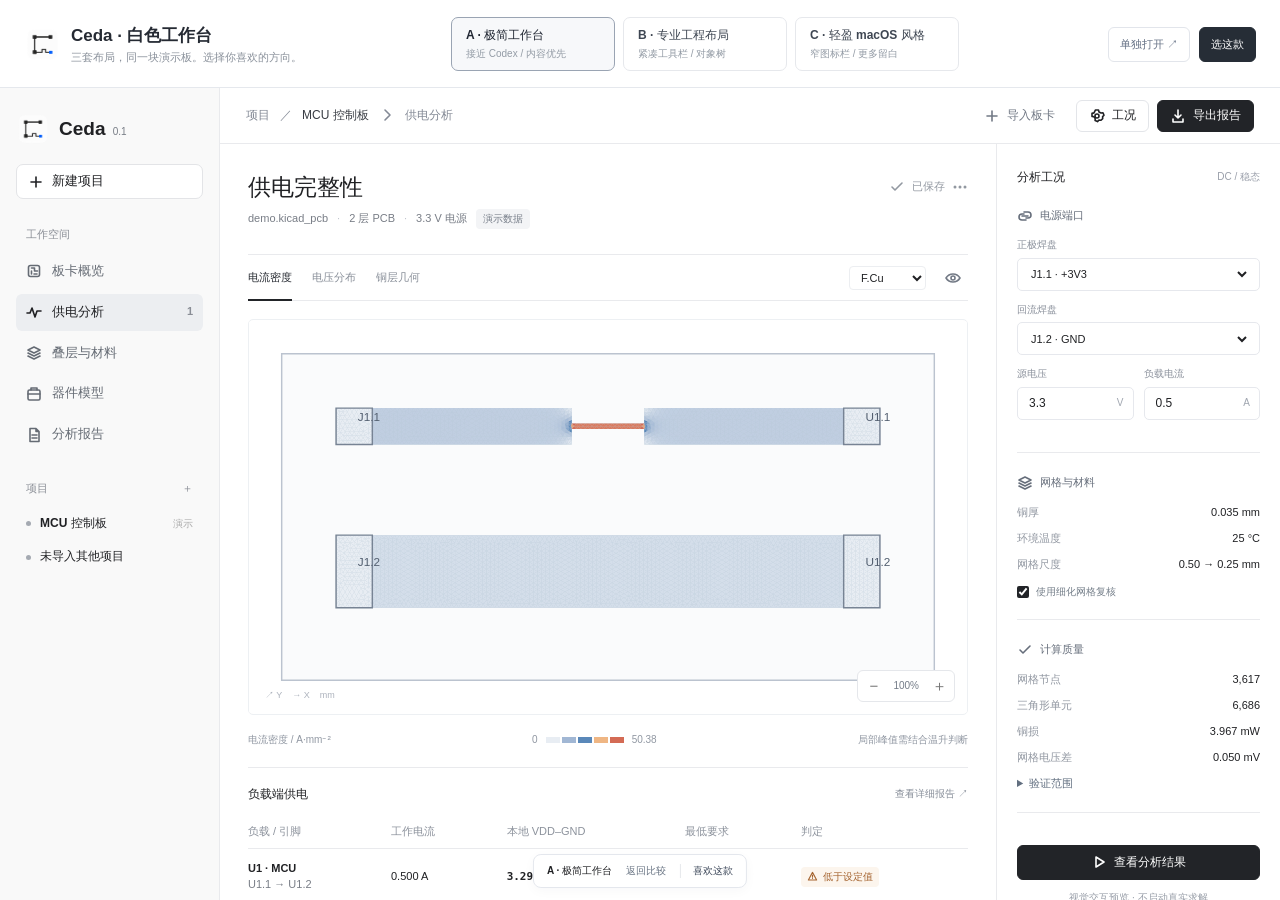
<file: design/previews/index.html>
<!doctype html><html lang="zh-CN"><head><meta charset="utf-8"><meta name="viewport" content="width=device-width,initial-scale=1"><title>Ceda · 白色界面风格比较</title><link rel="icon" href="assets/ceda-icon.png"><style>
*{box-sizing:border-box}body{margin:0;color:#252a33;background:#fff;font-family:-apple-system,BlinkMacSystemFont,"Segoe UI","PingFang SC",sans-serif;font-size:13px}.gallery{display:grid;grid-template-rows:auto 1fr;height:100dvh}.header{padding:17px 24px 16px;border-bottom:1px solid #e5e8ed;display:flex;align-items:center;justify-content:space-between;gap:20px}.brand{display:flex;align-items:center;gap:10px}.brand img{width:37px;height:37px;object-fit:contain}.brand strong{display:block;font-size:17px;font-weight:600}.brand small{display:block;margin-top:3px;font-size:11px;color:#8a919b}.options{display:flex;gap:8px}.option{border:1px solid #e6e8ec;border-radius:7px;background:#fff;padding:9px 14px;cursor:pointer;text-align:left;color:#596272;min-width:164px}.option strong{display:block;font-size:12px;font-weight:550;color:#3e4652}.option small{font-size:10px;display:block;margin-top:3px;color:#939ba5}.option.active{border-color:#9aa4b3;background:#f7f8fa}.option.active strong{color:#202632}.actions{display:flex;align-items:center;gap:9px}.actions a,.actions button{font:inherit;font-size:11px;padding:9px 11px;border:1px solid #e2e5eb;border-radius:6px;background:#fff;color:#657185;cursor:pointer;text-decoration:none}.actions button{background:#262d36;color:#fff;border-color:#262d36}.frame{padding:0;min-height:0}iframe{border:0;width:100%;height:100%;background:#fff;display:block}.note{color:#969da8;font-size:10px}.selection{position:fixed;z-index:5;top:92px;left:50%;transform:translateX(-50%);padding:11px 17px;background:#fff;border:1px solid #dce2ea;border-radius:7px;font-size:12px;box-shadow:0 3px 12px #00000008;display:none}button:focus-visible,a:focus-visible{outline:2px solid #356dd7;outline-offset:3px}@media(max-width:1100px){.header{flex-wrap:wrap;padding:12px 15px}.brand small{display:none}.options{order:3;width:100%}.option{flex:1;min-width:0}.actions{margin-left:auto}.brand strong{font-size:15px}}@media(max-width:550px){.option{padding:8px}.option small{display:none}.note{display:none}.actions a{display:none}}</style></head><body><div class="gallery"><header class="header"><div class="brand"><img src="assets/ceda-icon.png" alt="Ceda 专属图标"><div><strong>Ceda · 白色工作台</strong><small>三套布局，同一块演示板。选择你喜欢的方向。</small></div></div><nav class="options" aria-label="风格方案"><button class="option active" data-style="a"><strong>A · 极简工作台</strong><small>接近 Codex / 内容优先</small></button><button class="option" data-style="b"><strong>B · 专业工程布局</strong><small>紧凑工具栏 / 对象树</small></button><button class="option" data-style="c"><strong>C · 轻盈 macOS 风格</strong><small>窄图标栏 / 更多留白</small></button></nav><div class="actions"><a id="separate" href="a.html" target="_blank">单独打开 ↗</a><button id="select">选这款</button></div></header><main class="frame"><iframe src="a.html" title="Ceda 风格 A 预览" id="preview"></iframe></main></div><div class="selection" id="selection" role="status"></div><script>
let active='a';const names={a:'极简工作台',b:'专业工程布局',c:'轻盈 macOS 风格'};const frame=document.getElementById('preview');document.querySelectorAll('[data-style]').forEach(b=>b.addEventListener('click',()=>{active=b.dataset.style;document.querySelectorAll('[data-style]').forEach(x=>x.classList.toggle('active',x===b));frame.src=active+'.html';frame.title='Ceda 风格 '+active.toUpperCase()+' 预览';document.getElementById('separate').href=active+'.html';}));document.getElementById('select').addEventListener('click',()=>{try{localStorage.setItem('ceda-style-choice',active)}catch{}const status=document.getElementById('selection');status.textContent='已选 '+active.toUpperCase()+' · '+names[active]+'。在聊天里回复字母即可继续。';status.style.display='block';setTimeout(()=>status.style.display='none',4000)});
</script></body></html>
</file>
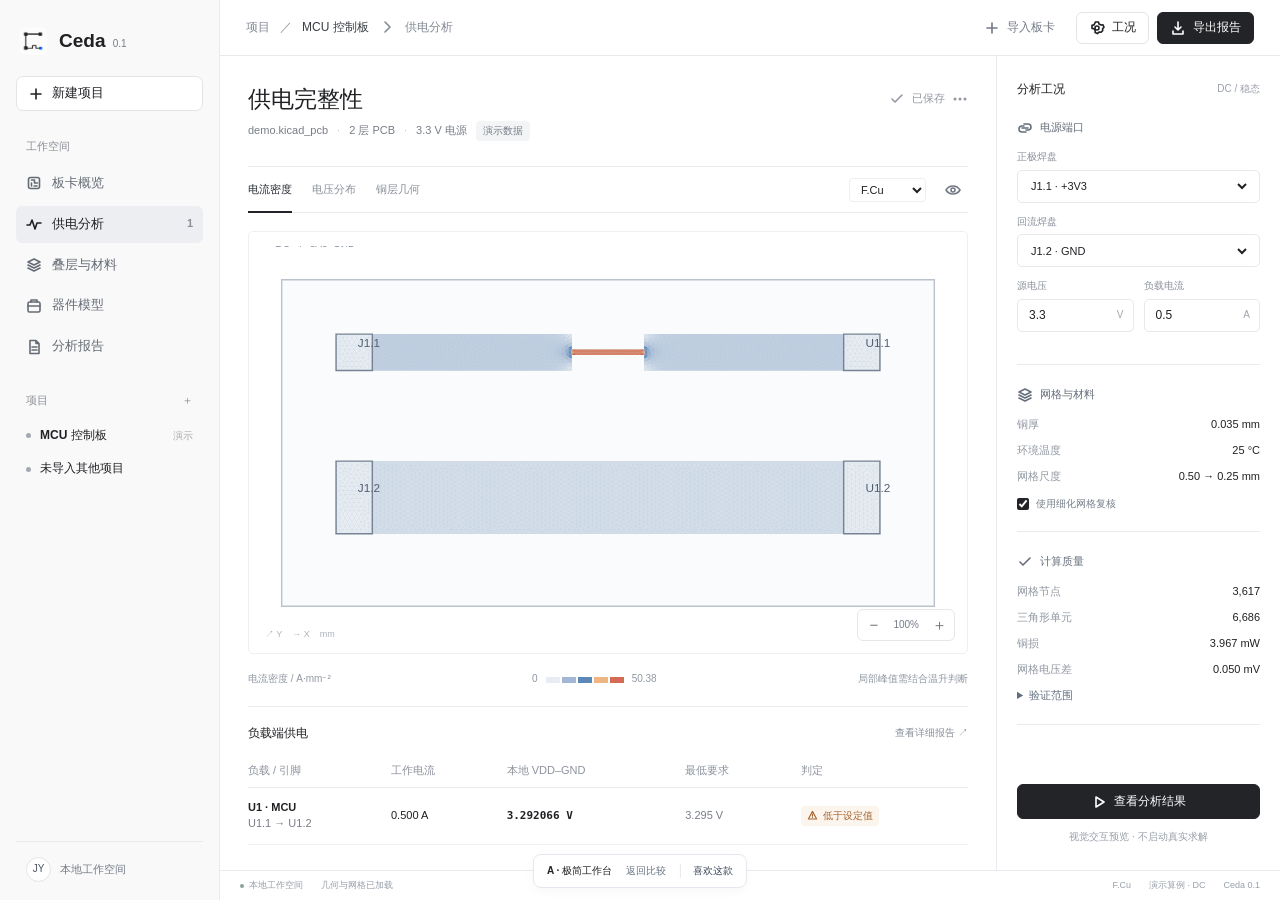
<file: design/previews/a.html>
<!doctype html><html lang="zh-CN"><head><meta charset="utf-8"><meta name="viewport" content="width=device-width,initial-scale=1"><title>Ceda · A 极简工作台</title><link rel="icon" href="assets/ceda-icon.png"><link rel="stylesheet" href="shared.css"></head><body data-theme="a"><div id="root"></div><script src="shared.js"></script></body></html>
</file>
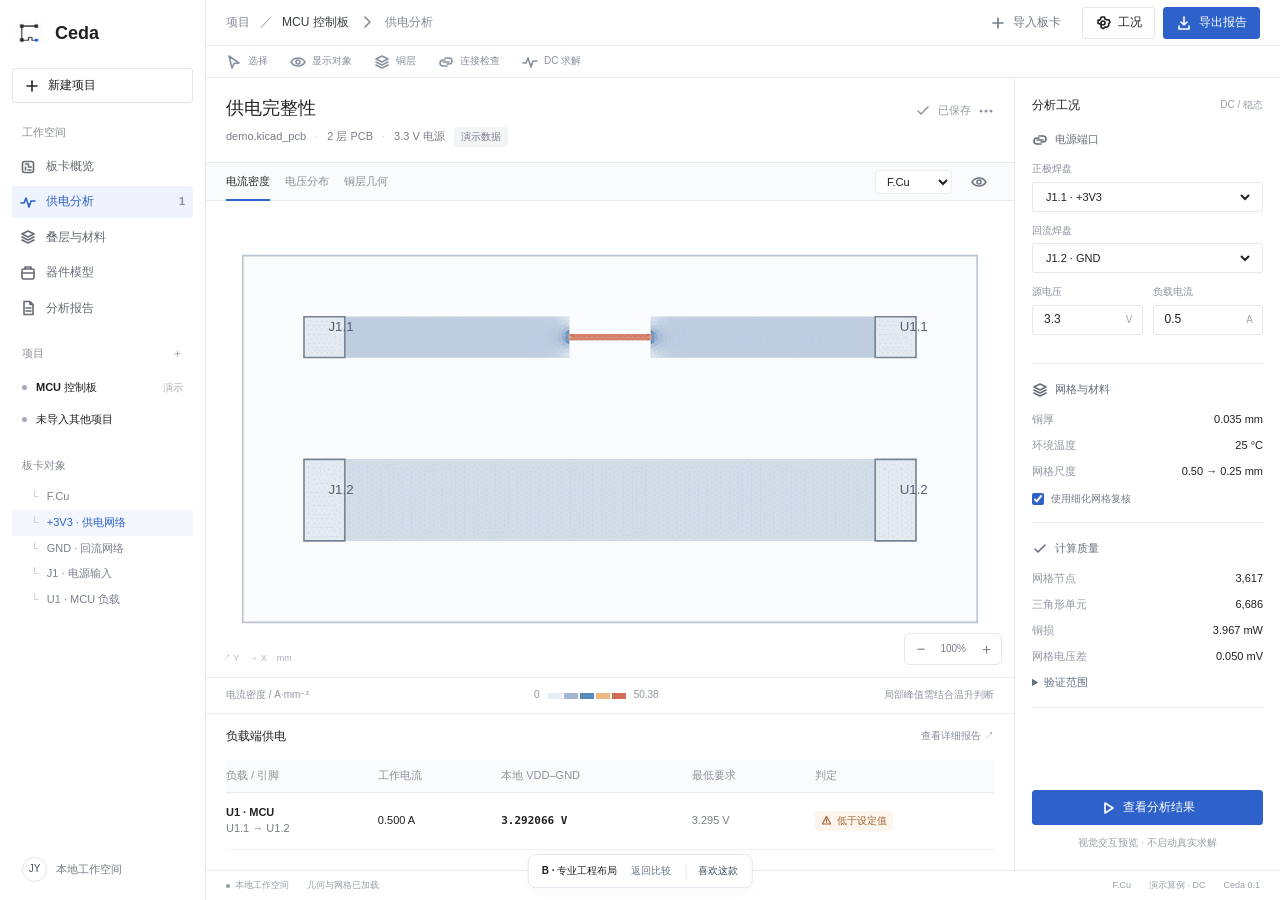
<file: design/previews/b.html>
<!doctype html><html lang="zh-CN"><head><meta charset="utf-8"><meta name="viewport" content="width=device-width,initial-scale=1"><title>Ceda · B 专业工程布局</title><link rel="icon" href="assets/ceda-icon.png"><link rel="stylesheet" href="shared.css"></head><body data-theme="b"><div id="root"></div><script src="shared.js"></script></body></html>
</file>
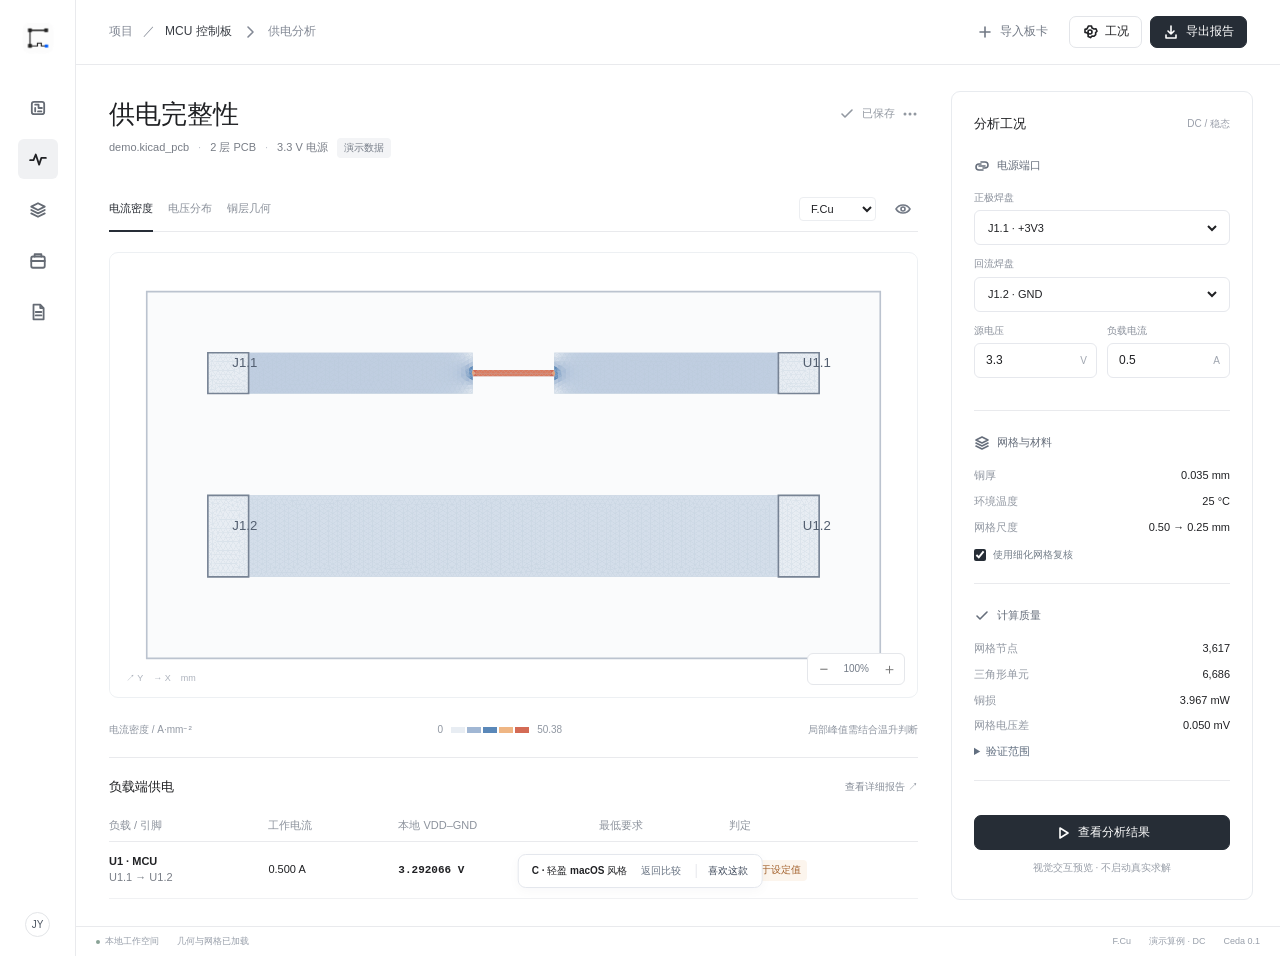
<file: design/previews/c.html>
<!doctype html><html lang="zh-CN"><head><meta charset="utf-8"><meta name="viewport" content="width=device-width,initial-scale=1"><title>Ceda · C 轻盈 macOS 风格</title><link rel="icon" href="assets/ceda-icon.png"><link rel="stylesheet" href="shared.css"></head><body data-theme="c"><div id="root"></div><script src="shared.js"></script></body></html>
</file>
<file: design/previews/shared.css>
:root{font-family:-apple-system,BlinkMacSystemFont,"Segoe UI","PingFang SC","Microsoft YaHei",sans-serif;color:#202124;background:#fff;font-synthesis:none;--line:#e9eaed;--muted:#787d86;--soft:#f7f8fa;--accent:#222428;--side:220px;--inspector:284px}*{box-sizing:border-box}body{margin:0;font-size:13px;line-height:1.45}button,input,select{font:inherit;color:inherit}button,a,input,select{outline-offset:3px}button:focus-visible,a:focus-visible,input:focus-visible,select:focus-visible{outline:2px solid #386cf2}button{cursor:pointer}button:disabled{cursor:default}a{color:inherit;text-decoration:none}.app{display:grid;grid-template-columns:var(--side) minmax(0,1fr);min-height:100dvh;background:#fff}.sidebar{border-right:1px solid var(--line);display:flex;flex-direction:column;padding:24px 16px 16px;gap:28px;background:#fafafa}.brand{display:flex;align-items:center;gap:9px;font-size:19px;font-weight:650}.brand img{width:34px;height:34px;object-fit:contain}.brand small{font-size:10px;color:var(--muted);font-weight:450;margin-left:2px}.new-project{height:35px;text-align:left;padding:0 11px;display:flex;align-items:center;gap:8px;border:1px solid #e3e4e7;background:#fff;border-radius:7px;margin-top:18px;width:100%}.section-label{font-size:11px;font-weight:600;color:#8a8e96;display:flex;justify-content:space-between;margin:0 10px 10px}.nav{display:flex;flex-direction:column;gap:4px}.nav button{display:flex;align-items:center;gap:10px;border:0;background:transparent;text-align:left;padding:9px 10px;border-radius:6px;color:#656b74;width:100%}.nav button.active{background:#eceef1;color:#202124;font-weight:550}.nav button:hover{background:#f0f1f3}.icon{width:16px;height:16px;display:inline-block;vertical-align:middle;flex-shrink:0;stroke:currentColor;stroke-width:1.6;fill:none;stroke-linecap:round;stroke-linejoin:round}.nav .count{margin-left:auto;font-size:11px;color:#8a8e96}.projects .project-item{padding:8px 10px;display:flex;gap:9px;align-items:center;font-size:12px}.project-item .dot{width:5px;height:5px;border-radius:50%;background:#a5aab2}.project-item.current{color:#202124;font-weight:550}.project-item small{margin-left:auto;color:#aaa;font-size:10px}.sidebar-bottom{margin-top:auto;border-top:1px solid var(--line);padding:15px 10px 2px;display:flex;align-items:center;gap:9px;color:#757c86;font-size:11px}.avatar{height:25px;width:25px;border:1px solid #e3e5e8;border-radius:50%;display:grid;place-items:center;color:#4c5561;background:#fff;font-size:10px}.main{display:flex;flex-direction:column;min-width:0}.topbar{height:62px;display:flex;align-items:center;justify-content:space-between;padding:0 26px;border-bottom:1px solid var(--line);gap:14px}.breadcrumb{display:flex;align-items:center;gap:10px;font-size:12px;color:#838995;white-space:nowrap}.breadcrumb .current{color:#383c43;font-weight:500}.top-actions{display:flex;align-items:center;gap:8px}.button{height:32px;padding:0 12px;border:1px solid #e3e5e9;background:#fff;border-radius:6px;display:inline-flex;align-items:center;justify-content:center;gap:7px;white-space:nowrap;font-weight:500;font-size:12px}.button:hover{background:#f7f8fa}.button.primary{background:var(--accent);border-color:var(--accent);color:#fff}.button.primary:hover{opacity:.88}.button.quiet{border-color:transparent;background:transparent;color:#727985}.button.square{width:30px;padding:0}.work-area{display:grid;grid-template-columns:minmax(0,1fr) var(--inspector);flex:1;min-height:0}.canvas-column{display:flex;flex-direction:column;min-width:0}.page-heading{padding:28px 28px 23px;display:flex;justify-content:space-between;align-items:flex-start;gap:15px}.page-heading h1{margin:0 0 7px;font-size:23px;line-height:1.25;font-weight:600}.meta{display:flex;align-items:center;gap:9px;color:var(--muted);font-size:11px}.separator{color:#c2c6ce}.tag{padding:3px 7px;border-radius:4px;background:#f3f4f6;color:#777e89;font-size:10px}.heading-right{display:flex;gap:7px;align-items:center;color:#9298a1;font-size:11px;padding-top:6px}.canvas-toolbar{height:47px;margin:0 28px;display:flex;align-items:center;gap:12px;border-top:1px solid var(--line);border-bottom:1px solid var(--line);font-size:11px}.view-tabs{display:flex;align-items:center;gap:15px;height:100%}.view-tabs button{border:0;background:transparent;height:100%;position:relative;padding:0;color:#8a909a;font-size:11px}.view-tabs button.active{color:#292d34;font-weight:550}.view-tabs button.active:after{content:"";position:absolute;bottom:-1px;left:0;right:0;height:2px;background:var(--accent)}.canvas-toolbar .spacer{flex:1}.small-select{padding:4px 23px 4px 7px;border:1px solid #eceef1;border-radius:4px;background:#fff;font-size:11px}.canvas-frame{position:relative;flex:1;display:flex;align-items:center;justify-content:center;min-height:290px;margin:18px 28px;background:#fff;overflow:hidden}.board-image{width:100%;max-width:1000px;display:block;object-fit:contain;user-select:none;transform:scale(var(--board-scale,1));transform-origin:center}.canvas-label{position:absolute;top:12px;left:13px;display:flex;align-items:center;gap:8px;color:#87909b;font-size:10px}.canvas-label .dot{width:5px;height:5px;background:#6e899f;border-radius:50%}.axis{position:absolute;bottom:12px;left:16px;font-size:9px;color:#acb2bc;display:flex;gap:10px}.canvas-controls{position:absolute;right:12px;bottom:12px;display:flex;align-items:center;gap:1px;border:1px solid #e5e7eb;border-radius:6px;background:#fff;padding:3px}.canvas-controls button{width:25px;height:24px;background:#fff;border:0;color:#777;font-size:15px}.canvas-controls span{font-size:10px;padding:0 6px;color:#747c88}.scale{margin:0 28px 19px;display:flex;align-items:center;justify-content:space-between;font-size:10px;color:#9097a2;gap:16px}.scale .key{display:flex;align-items:center;gap:8px}.scale .bar{display:flex;gap:2px}.scale i{width:14px;height:6px;display:block;background:#e8edf3}.scale i:nth-child(2){background:#a1b7d4}.scale i:nth-child(3){background:#5a88b9}.scale i:nth-child(4){background:#efb684}.scale i:nth-child(5){background:#d46b55}.results{border-top:1px solid var(--line);margin:0 28px 25px;padding-top:18px}.results-title{display:flex;justify-content:space-between;align-items:center;margin-bottom:13px}.results-title h2{font-size:12px;font-weight:600;margin:0}.results-title a{font-size:10px;color:#878e99}.status-pill{display:inline-flex;align-items:center;gap:5px;font-size:10px;color:#a56430;padding:3px 6px;background:#fcf5ed;border-radius:4px}.status-pill .icon{width:11px;height:11px}table{width:100%;border-collapse:collapse;font-size:11px;font-variant-numeric:tabular-nums}th{font-weight:400;color:#8c929c;text-align:left;padding:8px 10px;border-bottom:1px solid var(--line);white-space:nowrap}td{padding:12px 10px;border-bottom:1px solid #f0f1f3}td strong{font-weight:550}.mono{font-family:"SFMono-Regular",Consolas,monospace;font-variant-numeric:tabular-nums}.table-pad{padding-left:0}.muted{color:var(--muted)}.inspector{border-left:1px solid var(--line);padding:25px 20px;display:flex;flex-direction:column;gap:22px;background:#fff}.inspector-title{font-size:12px;font-weight:600;display:flex;justify-content:space-between;align-items:center}.inspector-title span{color:#9a9faa;font-weight:400;font-size:10px}.section{border-bottom:1px solid var(--line);padding-bottom:20px}.section:last-child{border-bottom:0}.section h3{margin:0 0 14px;font-size:11px;font-weight:550;color:#666e7b;display:flex;align-items:center;gap:7px}.field-row{margin-bottom:12px}.field-row label{display:block;font-size:10px;color:#8b919c;margin-bottom:5px}.input-unit{display:flex;align-items:center;height:33px;border:1px solid #e6e8ed;border-radius:5px;background:#fff;padding:0 9px;gap:7px;font-size:12px}.input-unit input{border:0;outline:0;width:100%;background:transparent;min-width:0;font-size:12px;font-variant-numeric:tabular-nums}.input-unit span{font-size:10px;color:#a0a6b0;white-space:nowrap}.input-unit select{border:0;background:#fff;width:100%;font-size:11px;outline:0}.two-fields{display:grid;grid-template-columns:1fr 1fr;gap:10px}.kv{display:flex;justify-content:space-between;font-size:11px;margin:10px 0;gap:9px}.kv span:first-child{color:#9298a2}.kv span:last-child{font-variant-numeric:tabular-nums}.check{display:flex;align-items:center;gap:7px;font-size:10px;color:#747e89;margin-top:12px}.check input{accent-color:var(--accent);width:12px;height:12px;margin:0}.section-footnote{font-size:10px;line-height:1.7;color:#989ea8;margin:9px 0 0}.run-wrap{margin-top:auto;padding-top:10px}.run-wrap .button{width:100%;height:35px}.run-wrap .section-footnote{text-align:center}.statusbar{height:30px;border-top:1px solid var(--line);display:flex;align-items:center;justify-content:space-between;padding:0 20px;font-size:9px;color:#989faa;gap:12px}.statusbar .cluster{display:flex;gap:18px}.status-dot{width:4px;height:4px;display:inline-block;background:#89a296;border-radius:50%;margin-right:5px}.preview-banner{position:fixed;z-index:10;left:50%;bottom:12px;transform:translateX(-50%);display:flex;align-items:center;gap:14px;padding:9px 13px;border:1px solid #e4e7ed;border-radius:8px;background:#fff;box-shadow:0 3px 12px #17243a08;font-size:10px;white-space:nowrap}.preview-banner strong{font-weight:550}.preview-banner a{color:#6b7685}.preview-banner button{border:0;border-left:1px solid #e6e8ec;padding:0 0 0 12px;background:#fff;font-weight:550;color:#3c4759;font-size:10px}.toast{position:fixed;top:16px;left:50%;transform:translateX(-50%);z-index:20;padding:10px 16px;background:#fff;border:1px solid #dfe3ea;border-radius:7px;font-size:12px;box-shadow:0 4px 16px #0000000a;display:none}.toast.visible{display:block}dialog{border:1px solid #e0e4eb;border-radius:10px;padding:25px;width:min(500px,90vw);color:#303740}dialog::backdrop{background:#18212b25}dialog h2{font-size:17px;margin:0 0 12px}dialog p{font-size:12px;line-height:1.8;color:#78808c}dialog .dialog-actions{display:flex;justify-content:flex-end;margin-top:18px}.empty-view{font-size:13px;color:#8e96a1;text-align:center;padding:50px;line-height:1.9}.empty-view strong{display:block;color:#525d6c;margin-bottom:9px;font-weight:550}.inspector details summary{font-size:11px;color:#626f80;cursor:pointer}.inspector details .kv{font-size:10px}.theme-a .canvas-frame{border:1px solid #edf0f3;border-radius:5px}.theme-a .inspector{background:#fff}.theme-a .sidebar{background:#f9f9f9}.theme-a .topbar{height:56px}.theme-a .view-tabs{gap:20px}.theme-a .page-heading{padding-top:29px;padding-bottom:25px}
/* Dense professional CAD variant: slim command bars, object tree, bottom table. */
.theme-b{--side:206px;--inspector:266px;--accent:#2e62ca;font-size:12px}.theme-b .sidebar{padding:16px 12px;background:#fff;gap:22px}.theme-b .brand{font-size:18px}.theme-b .topbar{height:46px;padding:0 20px}.theme-b .page-heading{padding:19px 20px 15px}.theme-b .page-heading h1{font-size:18px}.theme-b .canvas-toolbar{margin:0;height:39px;padding:0 20px;background:#fafbfc;border-top:1px solid var(--line)}.theme-b .canvas-frame{margin:0;min-height:345px;background-image:radial-gradient(#e7eaf0 .65px,transparent .65px);background-size:18px 18px}.theme-b .board-image{max-width:1060px}.theme-b .scale{margin:0;padding:10px 20px;border-top:1px solid var(--line);background:#fff}.theme-b .results{margin:0;padding:0 20px 20px}.theme-b .results-title{padding:14px 0 2px}.theme-b th{background:#fafbfc}.theme-b .inspector{padding:19px 17px;gap:18px}.theme-b .section{padding-bottom:16px}.theme-b .button{border-radius:3px}.theme-b .nav button{border-radius:3px;padding:7px 8px}.theme-b .nav button.active{background:#eef3fd;color:#2e62ca}.theme-b .sidebar-bottom{border-top:0}.theme-b .new-project{border-radius:3px}.theme-b .input-unit{border-radius:3px;height:30px}.theme-b .canvas-label{top:16px;left:20px}.theme-b .brand small{display:none}.theme-b .project-item{font-size:11px}.object-tree{display:none}.theme-b .object-tree{display:block;margin-top:0}.object-tree .branch{font-size:11px;color:#79818e;padding:5px 8px 5px 19px}.object-tree .branch.selected{color:#2e62ca;background:#f3f6fc}.object-tree .branch:before{content:"└";margin-right:8px;color:#c0c6d0}.command-strip{display:none}.theme-b .command-strip{display:flex;height:32px;border-bottom:1px solid var(--line);align-items:center;gap:22px;padding:0 20px;font-size:10px;color:#87919e}.command-strip span{display:flex;align-items:center;gap:6px}
/* Airy macOS-inspired variant: light icon rail and a focused inspector. */
.theme-c{--side:76px;--inspector:302px;--accent:#262d36}.theme-c .sidebar{padding:19px 11px;align-items:center;background:#fff;gap:31px}.theme-c .brand{justify-content:center}.theme-c .brand img{width:38px;height:38px}.theme-c .brand .brand-text,.theme-c .new-project,.theme-c .section-label,.theme-c .projects,.theme-c .nav .label,.theme-c .nav .count,.theme-c .sidebar-bottom .profile-name{display:none}.theme-c .nav{gap:11px;width:100%;align-items:center}.theme-c .nav button{height:40px;width:40px;padding:0;justify-content:center}.theme-c .nav button.active{background:#f0f1f3}.theme-c .nav .icon{height:18px;width:18px}.theme-c .sidebar-bottom{border:0;padding:0}.theme-c .topbar{height:65px;padding:0 33px}.theme-c .page-heading{padding:33px 33px 28px}.theme-c .page-heading h1{font-size:26px;font-weight:560}.theme-c .canvas-toolbar{margin:0 33px;height:46px;border-top:0}.theme-c .canvas-frame{margin:20px 33px 25px;min-height:320px;border:1px solid #edf0f3;border-radius:9px}.theme-c .inspector{margin:26px 27px 26px 0;border:1px solid #e8ebef;border-radius:9px;padding:23px 22px;background:#fff;gap:24px}.theme-c .work-area{grid-template-columns:minmax(0,1fr) calc(var(--inspector) + 27px)}.theme-c .results{margin:0 33px 27px;padding-top:20px}.theme-c .scale{margin-left:33px;margin-right:33px}.theme-c .button{border-radius:7px}.theme-c .input-unit{height:35px;border-radius:6px}.theme-c .results-title h2{font-size:13px}.theme-c .inspector-title{font-size:13px}.theme-c .section h3{margin-bottom:17px}.theme-c .canvas-label{left:18px;top:16px}.theme-c .statusbar{height:30px}.theme-c .heading-right{padding-top:8px}
@media(min-width:1600px){.canvas-frame{min-height:450px}.theme-c .canvas-frame{min-height:440px}}@media(max-width:1100px){:root{--side:178px;--inspector:246px}.topbar{padding:0 18px}.page-heading{padding:22px 20px}.canvas-toolbar{margin:0 20px}.canvas-frame{margin:14px 20px}.scale,.results{margin-left:20px;margin-right:20px}.inspector{padding:22px 15px}.theme-c{--inspector:254px}.theme-c .inspector{margin-right:16px}.theme-c .work-area{grid-template-columns:minmax(0,1fr) 270px}.theme-c .page-heading,.theme-c .topbar{padding-left:22px;padding-right:22px}.theme-c .canvas-frame,.theme-c .canvas-toolbar,.theme-c .scale,.theme-c .results{margin-left:22px;margin-right:22px}.heading-right{display:none}.brand{font-size:17px}.top-actions .button.quiet{display:none}}@media(max-width:850px){:root{--side:66px;--inspector:240px}.sidebar{padding:19px 9px;align-items:center}.brand .brand-text,.new-project,.section-label,.projects,.nav .label,.nav .count,.sidebar-bottom .profile-name,.object-tree{display:none!important}.nav button{height:36px;width:36px;padding:0;justify-content:center}.work-area{grid-template-columns:minmax(0,1fr)}.inspector{border-left:0;border-top:1px solid var(--line);display:grid;grid-template-columns:1fr 1fr;gap:20px;padding:22px}.inspector-title{grid-column:1/-1}.run-wrap{grid-column:1/-1;margin-top:0}.section{border:0;padding:0}.theme-b{--side:66px}.theme-c{--side:66px}.theme-c .work-area{grid-template-columns:minmax(0,1fr)}.theme-c .inspector{margin:0 22px 22px;display:grid}.canvas-frame{min-height:340px}.statusbar .cluster:last-child{display:none}.preview-banner{bottom:8px;padding:8px 10px;gap:10px}.page-heading h1{font-size:20px}.theme-c .page-heading h1{font-size:22px}.breadcrumb span:first-child{display:none}.top-actions{gap:4px}.top-actions .button{padding:0 9px}.top-actions .button.primary{font-size:11px}}
</file>
